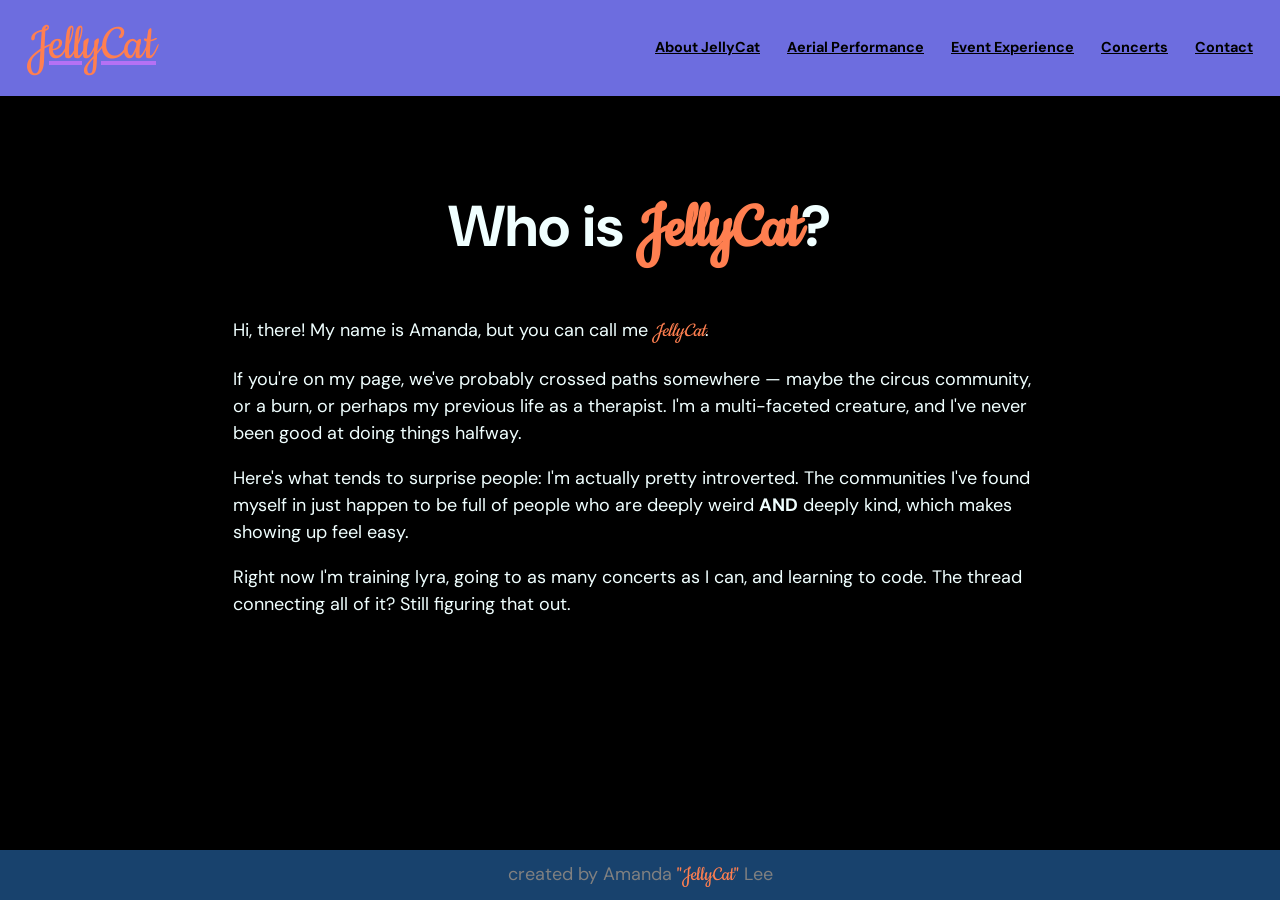
<file: index.html>
<!DOCTYPE html>
<html lang="en">
    <head>
    <meta charset="UTF-8">
    <meta name="viewport" content="width=device-width, initial-scale=1.0">
    <link rel="stylesheet" href="style.css">
    <link rel="preconnect" href="https://fonts.googleapis.com">
    <link rel="preconnect" href="https://fonts.gstatic.com" crossorigin>
    <link href="https://fonts.googleapis.com/css2?family=DM+Sans:ital,opsz,wght@0,9..40,100..1000;1,9..40,100..1000&display=swap" rel="stylesheet">
    <link rel="preconnect" href="https://fonts.googleapis.com">
    <link rel="preconnect" href="https://fonts.gstatic.com" crossorigin>
    <link href="https://fonts.googleapis.com/css2?family=Cookie&display=swap" rel="stylesheet">
    <title>About JellyCat</title>
    </head>
<body>
    <header>
        <a class="logo" href="./index.html"><span>JellyCat</span></a>
        <nav>   
            <ul>
                <a href="./index.html">About JellyCat</a>
                <a href="./aerial.html">Aerial Performance</a>
                <a href="./events.html">Event Experience</a>
                <a href="./shows.html">Concerts</a>
                <a href="./contactme.html">Contact</a>
            </ul>
        </nav>
    </header>

<main>
    <h1>Who is <span>JellyCat</span>?</h1>
    <p>Hi, there! My name is Amanda, but you can call me <span><em>JellyCat</em></span>.</p>
    <p>If you're on my page, we've probably crossed paths somewhere — maybe the circus community, or a burn, or perhaps my previous life as a therapist. I'm a multi-faceted creature, and I've never been good at doing things halfway.
    <p>Here's what tends to surprise people: I'm actually pretty introverted. The communities I've found myself in just happen to be full of people who are deeply weird <strong>AND</strong> deeply kind, which makes showing up feel easy.</p>
    <p>Right now I'm training lyra, going to as many concerts as I can, and learning to code. The thread connecting all of it? Still figuring that out.</p>
    </main>

<footer>
    <p>created by Amanda <span>"JellyCat"</span> Lee</p>
    </footer>
</body>
</html>
</file>
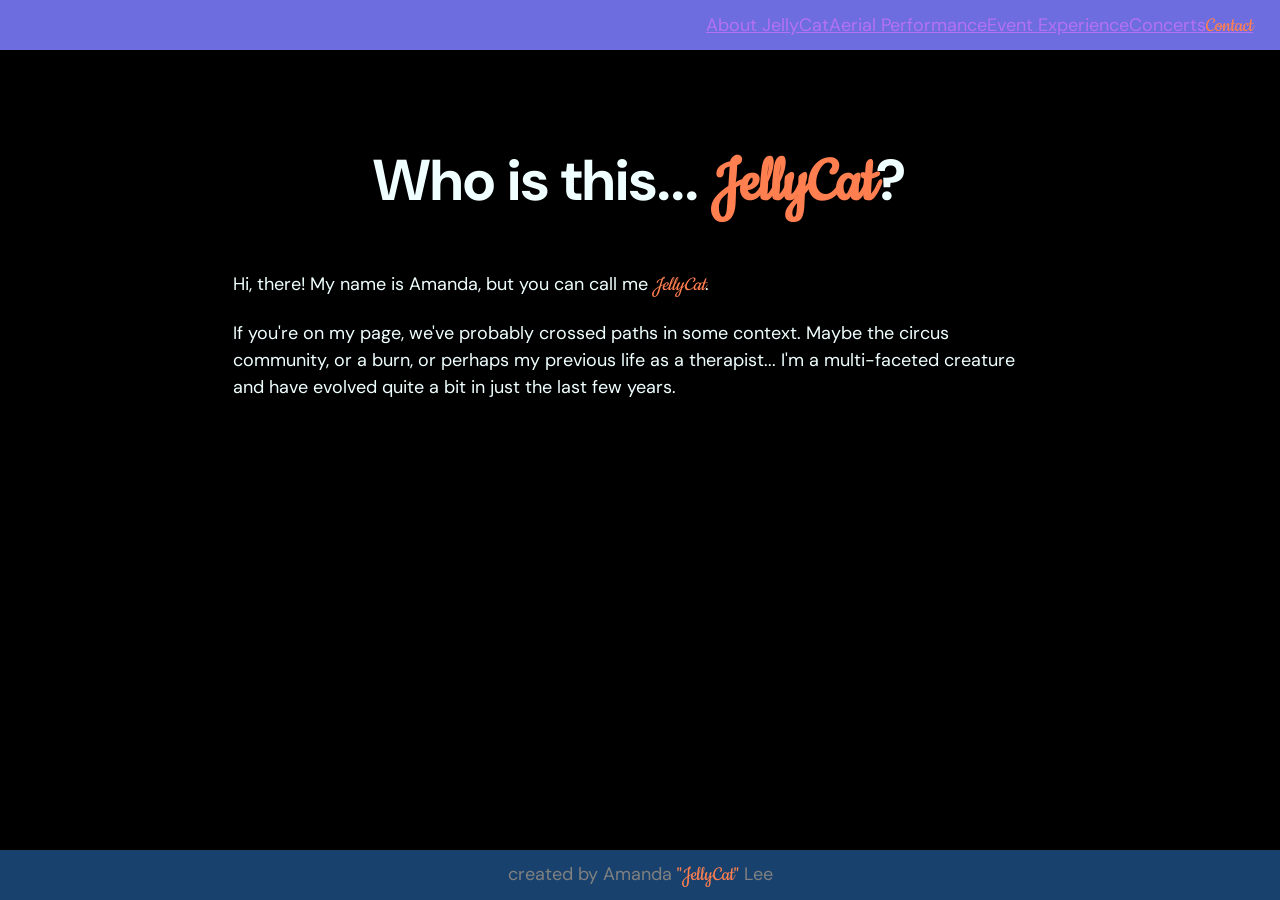
<file: aboutme.html>
<!DOCTYPE html>
<html lang="en">
    <head>
    <meta charset="UTF-8">
    <meta name="viewport" content="width=device-width, initial-scale=1.0">
    <link rel="stylesheet" href="style.css">
    <link rel="preconnect" href="https://fonts.googleapis.com">
    <link rel="preconnect" href="https://fonts.gstatic.com" crossorigin>
    <link href="https://fonts.googleapis.com/css2?family=DM+Sans:ital,opsz,wght@0,9..40,100..1000;1,9..40,100..1000&display=swap" rel="stylesheet">
    <link rel="preconnect" href="https://fonts.googleapis.com">
    <link rel="preconnect" href="https://fonts.gstatic.com" crossorigin>
    <link href="https://fonts.googleapis.com/css2?family=Cookie&display=swap" rel="stylesheet">
    <title>About JellyCat</title>
    </head>
<body>
    <header>
        <nav>   
            <a href="./aboutme.html">About JellyCat</a>
            <a href="./aerial.html">Aerial Performance</a>
            <a href="./events.html">Event Experience</a>
            <a href="./shows.html">Concerts</a>
            <a href="./contactme.html""><span>Contact</span></a>
        </nav>
    </header>

<main>
    <h1>Who is this... <span>JellyCat</span>?</h1>
    <p>Hi, there! My name is Amanda, but you can call me <span><em>JellyCat</em></span>.</p>
    <p>If you're on my page, we've probably crossed paths in some context. Maybe the circus community, or a burn, or perhaps my previous life as a therapist... I'm a multi-faceted creature and have evolved quite a bit in just the last few years.</p>
    </main>

<footer>
    <p>created by Amanda <span>"JellyCat"</span> Lee</p>
    </footer>
</body>
</html>
</file>
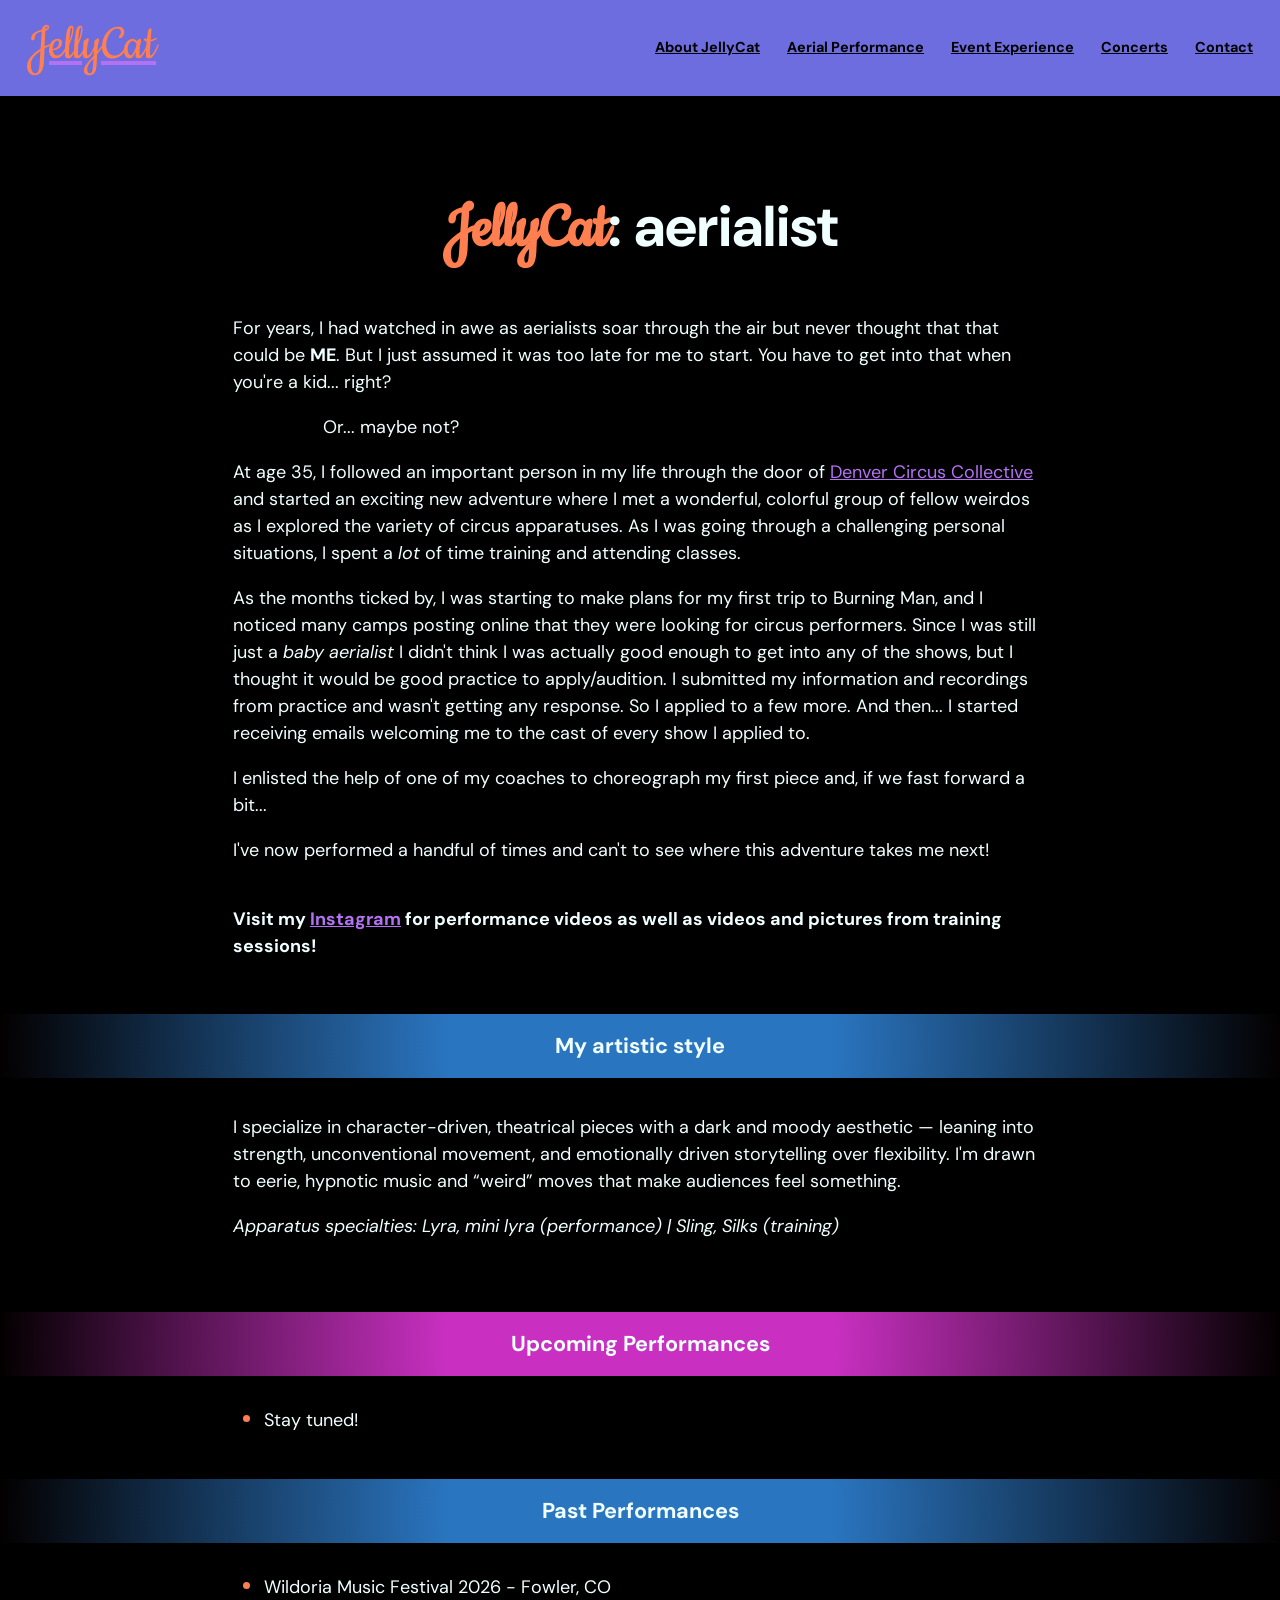
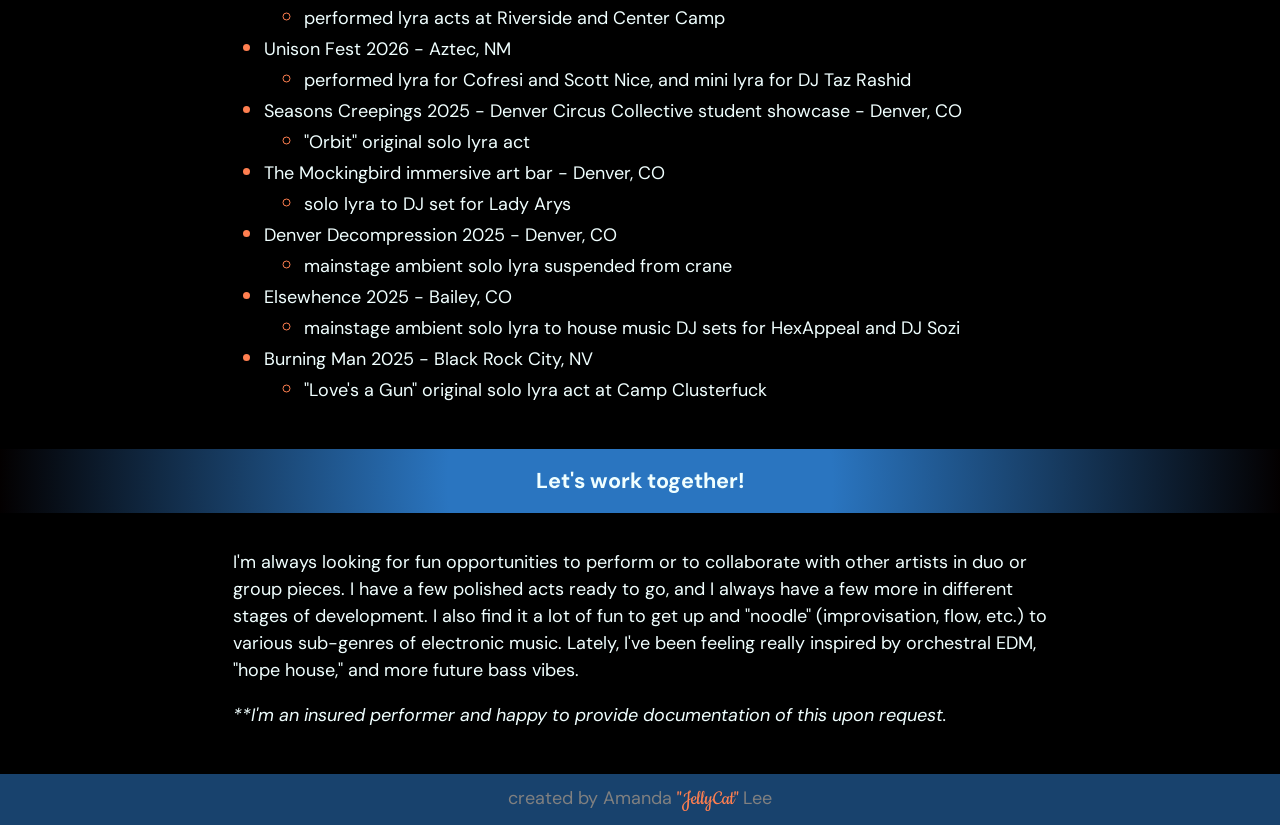
<file: aerial.html>
<!DOCTYPE html>
<html lang="en">
<head>
    <meta charset="UTF-8">
    <meta name="viewport" content="width=device-width, initial-scale=1.0">
    <link rel="stylesheet" href="style.css">
    <link rel="preconnect" href="https://fonts.googleapis.com">
    <link rel="preconnect" href="https://fonts.gstatic.com" crossorigin>
    <link href="https://fonts.googleapis.com/css2?family=DM+Sans:ital,opsz,wght@0,9..40,100..1000;1,9..40,100..1000&display=swap" rel="stylesheet">
    <link rel="preconnect" href="https://fonts.googleapis.com">
    <link rel="preconnect" href="https://fonts.gstatic.com" crossorigin>
    <link href="https://fonts.googleapis.com/css2?family=Cookie&display=swap" rel="stylesheet">
    <title>JellyCat | Aerial</title>
</head>
<body>
    <header>
        <a class="logo" href="./index.html"><span>JellyCat</span></a>
        <nav>
            <ul>
                <a href="./index.html">About JellyCat</a>
                <a href="./aerial.html">Aerial Performance</a>
                <a href="./events.html">Event Experience</a>
                <a href="./shows.html">Concerts</a>
                <a href="./contactme.html"">Contact</a>
            </ul>
        </nav>
    </header>
<main>
    <h1><span>JellyCat</span>: aerialist</h1>

    <p>For years, I had watched in awe as aerialists soar through the air but never thought that that could be <strong>ME</strong>. But I just assumed it was too late for me to start. You have to get into that when you're a kid... right?</p>
    <p style="text-indent:5rem">Or... maybe not?</p>
    <p>At age 35, I followed an important person in my life through the door of <a href="https://www.circuscollective.com/" target="_blank">Denver Circus Collective</a> and started an exciting new adventure where I met a wonderful, colorful group of fellow weirdos as I explored the variety of circus apparatuses. As I was going through a challenging personal situations, I spent a <em>lot</em> of time training and attending classes.</p>
    <p>As the months ticked by, I was starting to make plans for my first trip to Burning Man, and I noticed many camps posting online that they were looking for circus performers. Since I was still just a <em>baby aerialist</em> I didn't think I was actually good enough to get into any of the shows, but I thought it would be good practice to apply/audition. I submitted my information and recordings from practice and wasn't getting any response. So I applied to a few more. And then... I started receiving emails welcoming me to the cast of every show I applied to.</p>
    <p>I enlisted the help of one of my coaches to choreograph my first piece and, if we fast forward a bit...</p>
    <p>I've now performed a handful of times and can't to see where this adventure takes me next!</p>
    <br>
    <p><strong>Visit my <a href="https://www.instagram.com/jellycat.aerial/" target="_blank">Instagram</a> for performance videos as well as videos and pictures from training sessions!</strong></p>

    <h2>My artistic style</h2>
    <p>I specialize in character-driven, theatrical pieces with a dark and moody aesthetic — leaning into strength, unconventional movement, and emotionally driven storytelling over flexibility. I'm drawn to eerie, hypnotic music and “weird” moves that make audiences feel something.</p>
    <p><i>Apparatus specialties: Lyra, mini lyra (performance)  |  Sling, Silks (training)</i></p>
</p>
    <h2 class="upcoming">Upcoming Performances</h2>
    <ul>
        <li>Stay tuned!</li>
    </ul>

    <h2>Past Performances</h2>
    <ul>
        <li>Wildoria Music Festival 2026 - Fowler, CO</li>
            <ul><li>performed lyra acts at Riverside and Center Camp</li></ul>
        <li>Unison Fest 2026 - Aztec, NM</li>
            <ul><li>performed lyra for Cofresi and Scott Nice, and mini lyra for DJ Taz Rashid</li></ul>
        <li>Seasons Creepings 2025 - Denver Circus Collective student showcase - Denver, CO</li>
            <ul><li>"Orbit" original solo lyra act</li></ul>        
        <li>The Mockingbird immersive art bar - Denver, CO</li>
            <ul><li>solo lyra to DJ set for Lady Arys</li></ul>
        <li>Denver Decompression 2025 - Denver, CO</li>
            <ul><li>mainstage ambient solo lyra suspended from crane</li></ul>            
        <li>Elsewhence 2025 - Bailey, CO</li>
            <ul><li>mainstage ambient solo lyra to house music DJ sets for HexAppeal and DJ Sozi</li></ul>            
        <li>Burning Man 2025 - Black Rock City, NV</li>
            <ul><li>"Love's a Gun" original solo lyra act at Camp Clusterfuck</li></ul>
    </ul>

    <h2>Let's work together!</h2>
    <p>I'm always looking for fun opportunities to perform or to collaborate with other artists in duo or group pieces. I have a few polished acts ready to go, and I always have a few more in different stages of development. I also find it a lot of fun to get up and "noodle" (improvisation, flow, etc.) to various sub-genres of electronic music. Lately, I've been feeling really inspired by orchestral EDM, "hope house," and more future bass vibes.</p>
    <p><em>**I'm an insured performer and happy to provide documentation of this upon request.</em></p>
</main>

<footer>
    <p>created by Amanda <span>"JellyCat" </span>Lee</p>
</footer>
</body>
</html>
</file>
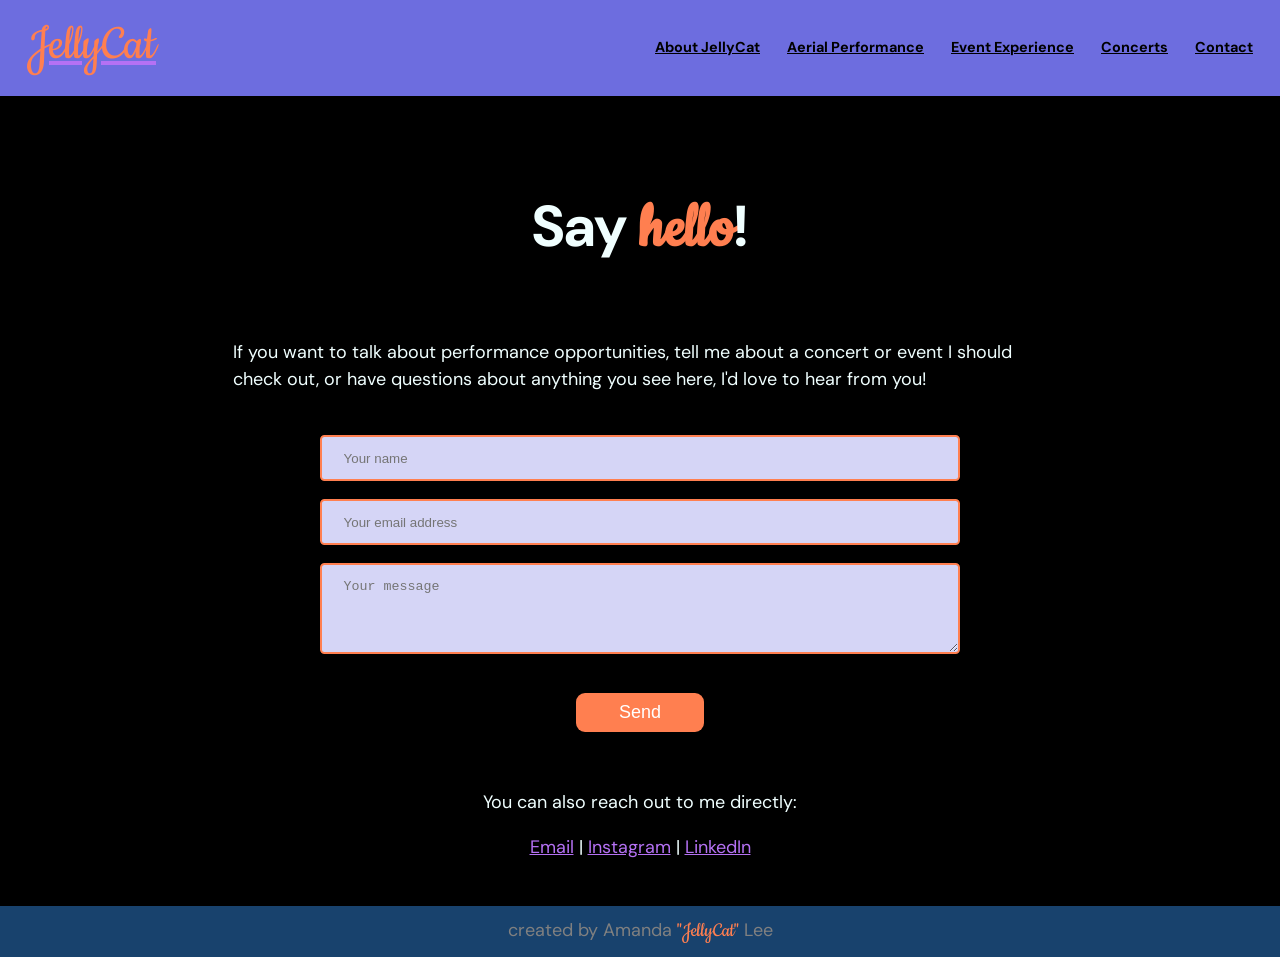
<file: contactme.html>
<!DOCTYPE html>
<html lang="en">
    <head>
    <meta charset="UTF-8">
    <meta name="viewport" content="width=device-width, initial-scale=1.0">
    <link rel="stylesheet" href="style.css">
    <link rel="preconnect" href="https://fonts.googleapis.com">
    <link rel="preconnect" href="https://fonts.gstatic.com" crossorigin>
    <link href="https://fonts.googleapis.com/css2?family=DM+Sans:ital,opsz,wght@0,9..40,100..1000;1,9..40,100..1000&display=swap" rel="stylesheet">
    <link rel="preconnect" href="https://fonts.googleapis.com">
    <link rel="preconnect" href="https://fonts.gstatic.com" crossorigin>
    <link href="https://fonts.googleapis.com/css2?family=Cookie&display=swap" rel="stylesheet">
    <title>JellyCat | Contact</title>
    </head>
<body>
    <header>
        <a class="logo" href="./index.html"><span>JellyCat</span></a>
        <nav>
            <ul>
                <a href="./index.html">About JellyCat</a>
                <a href="./aerial.html">Aerial Performance</a>
                <a href="./events.html">Event Experience</a>
                <a href="./shows.html">Concerts</a>
                <a href="./contactme.html">Contact</a>
            </ul>
        </nav>
    </header>
    <main>
        <h1>Say <span>hello</span>!</h1>
        <br>
        <div class="intro"><p>If you want to talk about performance opportunities, tell me about a concert or event I should check out, or have questions about anything you see here, I'd love to hear from you!</p></div>
        <br>
        <form action="https://formspree.io/f/xdawewvz" method="POST">
            <input type="text" name="name" placeholder="Your name">
            <input type="email" name="email" placeholder="Your email address">
            <textarea name="message" rows="4" cols="50" placeholder="Your message"></textarea>
            <br><br>
            <button type="submit">Send</button>
        </form>
        <br><br>
        <p style="text-align: center">You can also reach out to me directly:</p>
            <p style="text-align: center"><a href="mailto:jellycat.aerial@gmail.com">Email</a> |
            <a href="https://instagram.com/jellycat.aerial" target="_blank">Instagram</a> |
            <a href="https://linkedin.com/in/amandatlee" target="_blank">LinkedIn</a></p>

    </main>
<footer>
    <p>created by Amanda <span>"JellyCat"</span> Lee</p>
    <!-- <p>Contact:<a href="instagram.com/jellycat.aerial" target="_blank">JellyCat on Instagram</a></p> -->
</footer>
</body>
</html>
</file>
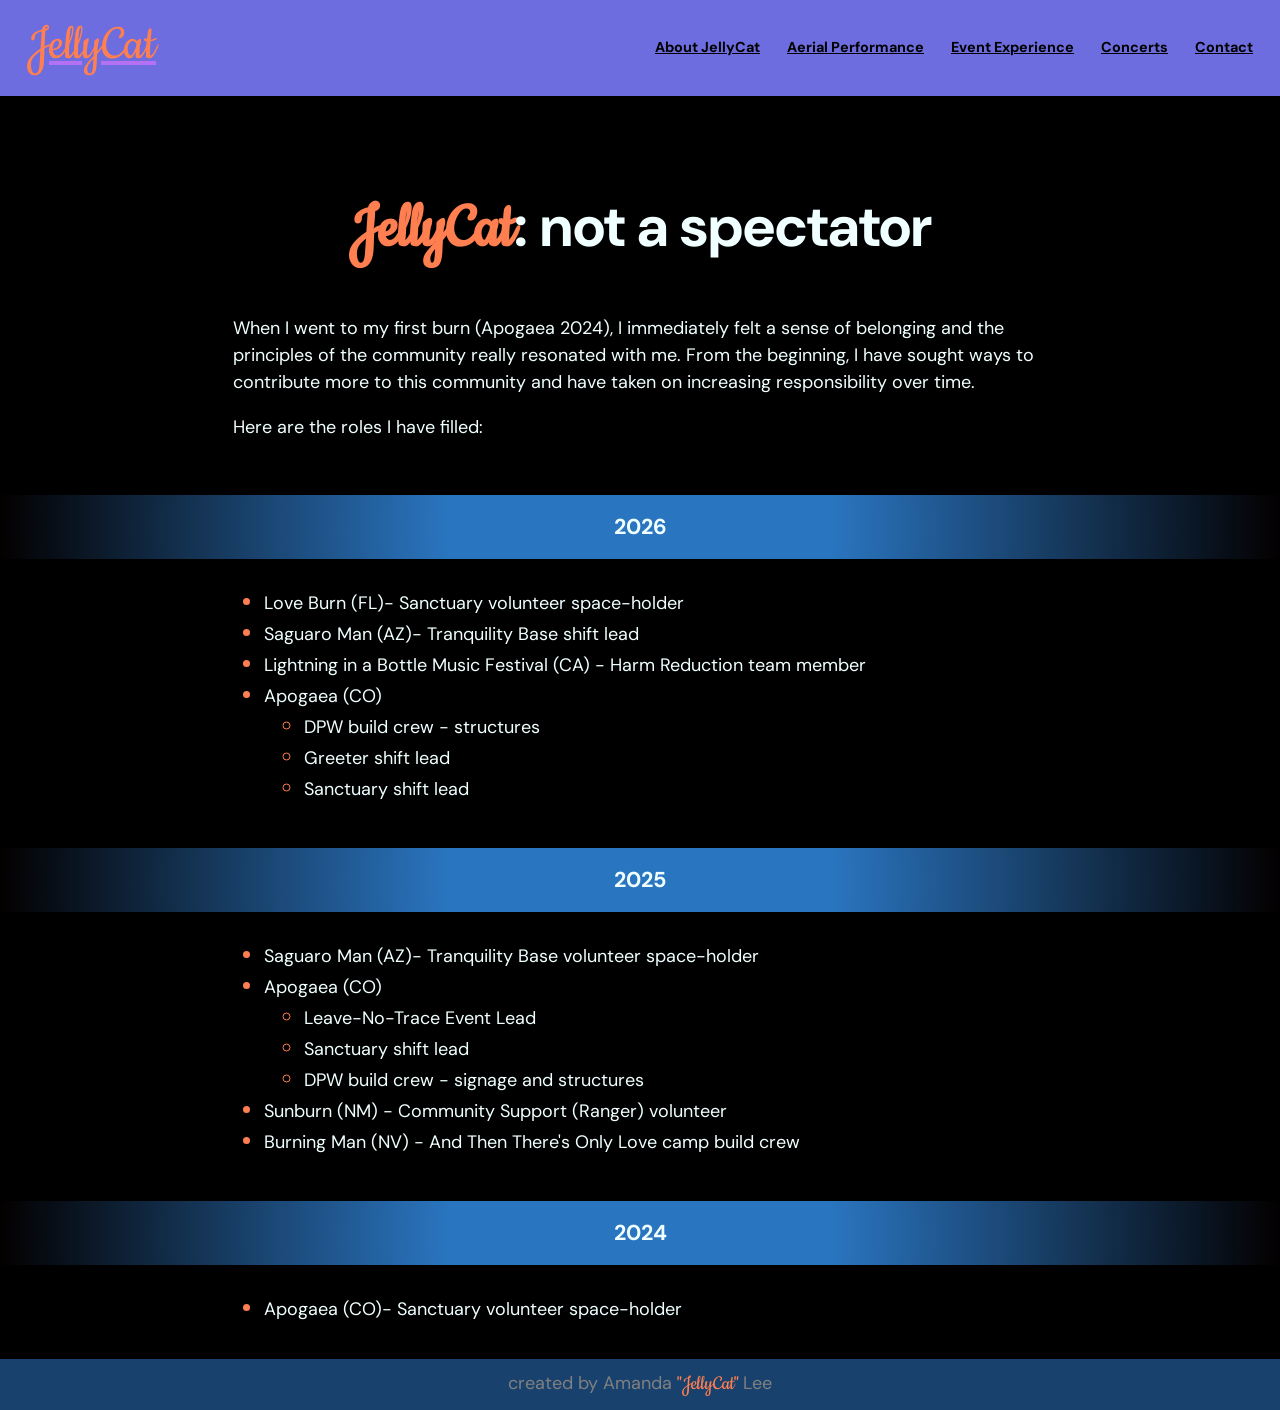
<file: events.html>
<!DOCTYPE html>
<html lang="en">
<head>
    <meta charset="UTF-8">
    <meta name="viewport" content="width=device-width, initial-scale=1.0">
    <link rel="stylesheet" href="style.css">
    <link rel="preconnect" href="https://fonts.googleapis.com">
    <link rel="preconnect" href="https://fonts.gstatic.com" crossorigin>
    <link href="https://fonts.googleapis.com/css2?family=DM+Sans:ital,opsz,wght@0,9..40,100..1000;1,9..40,100..1000&display=swap" rel="stylesheet">
    <link rel="preconnect" href="https://fonts.googleapis.com">
    <link rel="preconnect" href="https://fonts.gstatic.com" crossorigin>
    <link href="https://fonts.googleapis.com/css2?family=Cookie&display=swap" rel="stylesheet">
    <title>JellyCat | Events</title>
</head>
<body>
    <header>
        <a class="logo" href="./index.html"><span>JellyCat</span></a>
        <nav>
            <ul>
                <a href="./index.html">About JellyCat</a>
                <a href="./aerial.html">Aerial Performance</a>
                <a href="./events.html">Event Experience</a>
                <a href="./shows.html">Concerts</a>
                <a href="./contactme.html"">Contact</a>
            </ul>
        </nav>
    </header>
<main>
    <h1><span>JellyCat</span>: not a spectator</h1>
    <div class="intro">
        <p>When I went to my first burn (Apogaea 2024), I immediately felt a sense of belonging and the principles of the community really resonated with me. From the beginning, I have sought ways to contribute more to this community and have taken on increasing responsibility over time.</p><p> Here are the roles I have filled:</p>
    </div>
    <!-- List of burns/events and roles -->
    
        <h2>2026</h2>
            <ul>
                <li>Love Burn (FL)- Sanctuary volunteer space-holder</li>
                <li>Saguaro Man (AZ)- Tranquility Base shift lead</li>
                <li>Lightning in a Bottle Music Festival (CA) - Harm Reduction team member</li>               
                <li>Apogaea (CO)</li>
                    <ul>
                        <li>DPW build crew - structures</li>
                        <li>Greeter shift lead</li>
                        <li>Sanctuary shift lead</li>
                    </ul>
                </ul>
            </ul>
        <h2>2025</h2>
            <ul>
                <li>Saguaro Man (AZ)- Tranquility Base volunteer space-holder</li>
                <li>Apogaea (CO)</li>
                    <ul>
                        <li>Leave-No-Trace Event Lead</li>
                        <li>Sanctuary shift lead</li>
                        <li>DPW build crew - signage and structures</li>
                    </ul>
                <li>Sunburn (NM) - Community Support (Ranger) volunteer</li>
                <li>Burning Man (NV) - And Then There's Only Love camp build crew</li>
            </ul>
        <h2>2024</h2>
            <ul>
                <li>Apogaea (CO)- Sanctuary volunteer space-holder</li>
            </ul>
    </ul>

</main>
<footer>
    <p>created by Amanda <span>"JellyCat" </span>Lee</p>
    <!-- <p>Contact:<a href="instagram.com/jellycat.aerial" target="_blank">JellyCat on Instagram</a></p> -->
</footer>
</body>
</html>
</file>
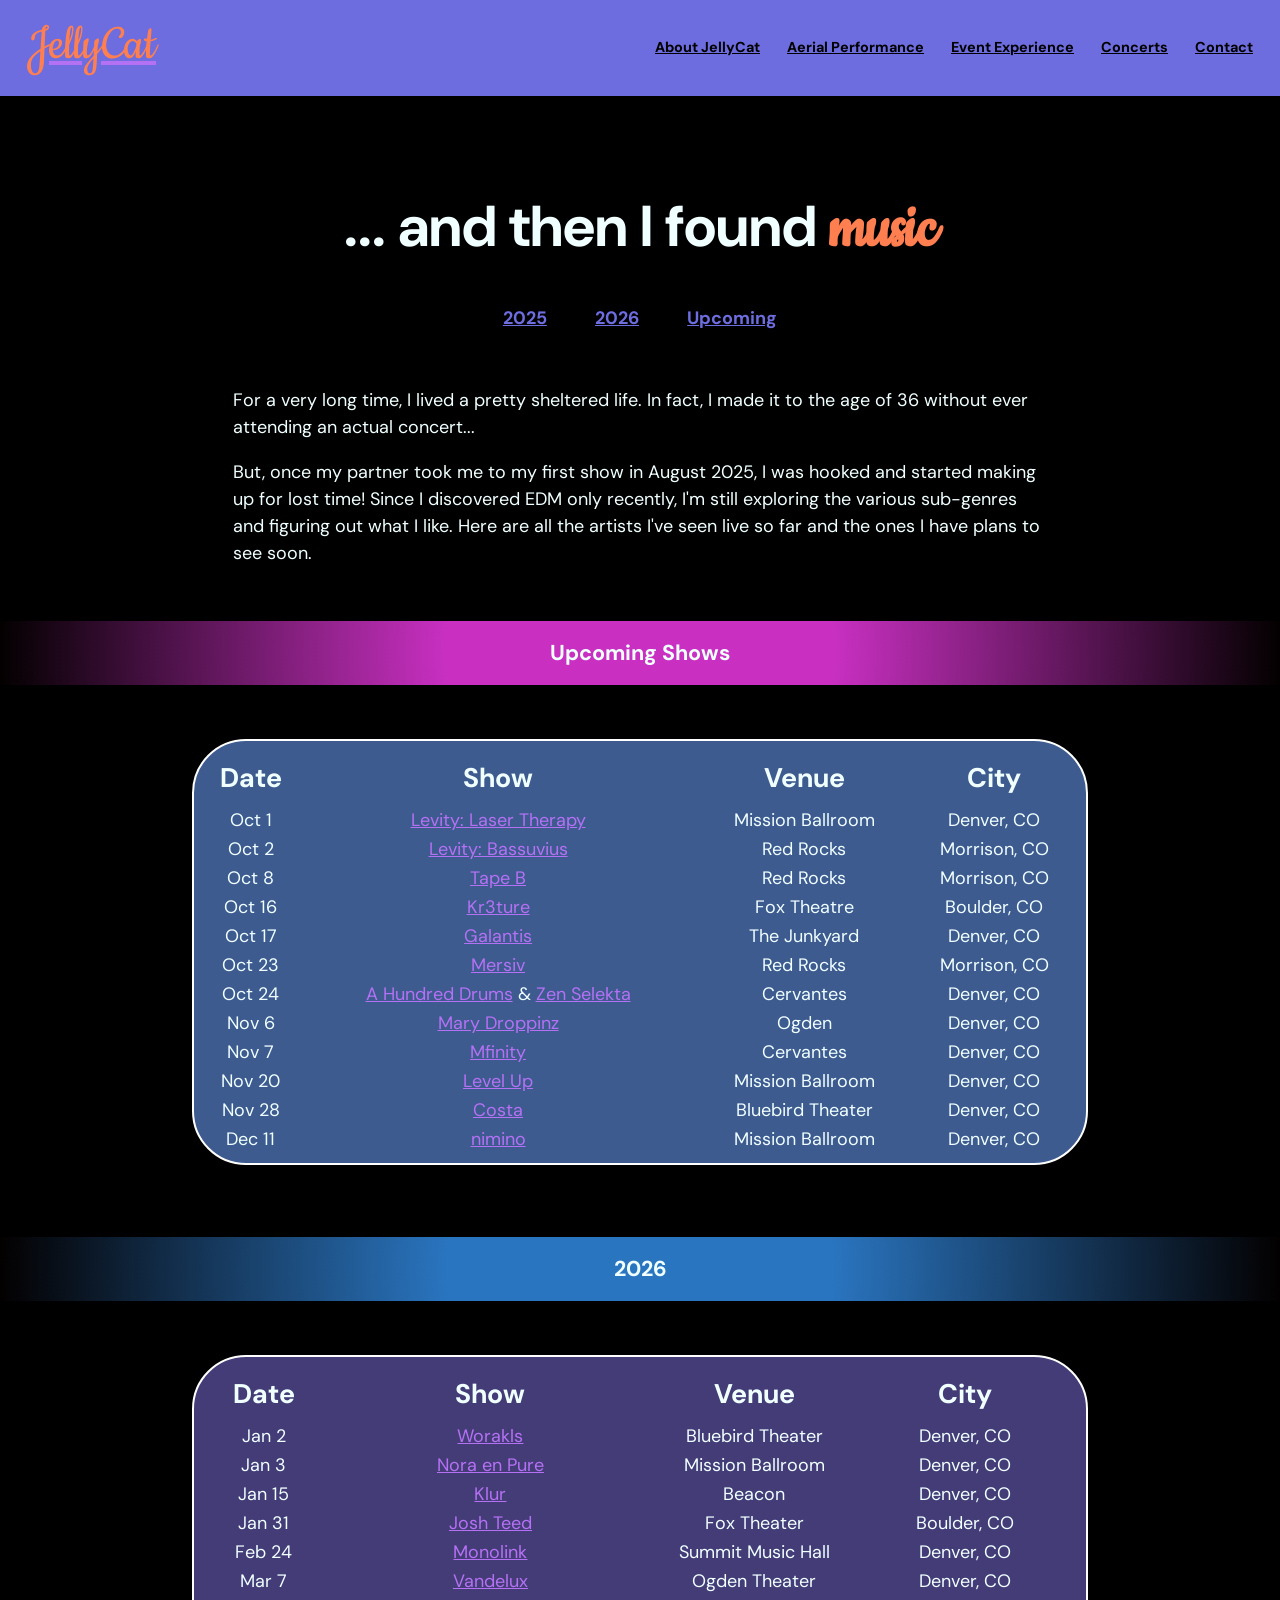
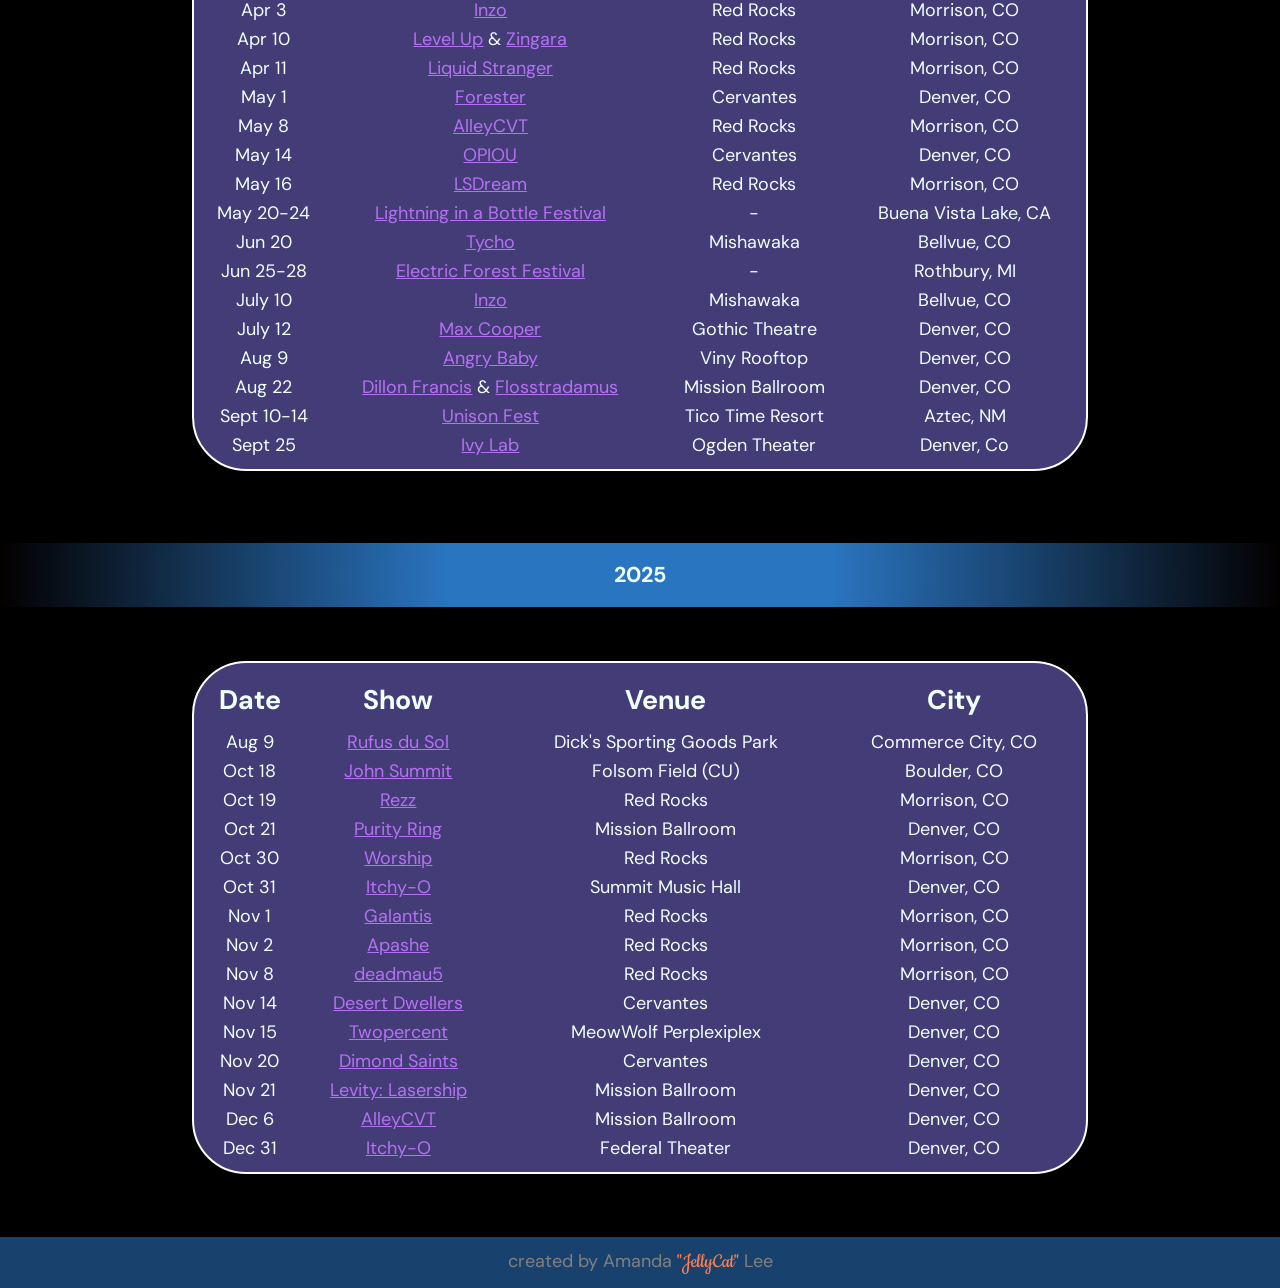
<file: shows.html>
<!DOCTYPE html>
<html lang="en">
<head>
    <meta charset="UTF-8">
    <meta name="viewport" content="width=device-width, initial-scale=1.0">
    <link rel="stylesheet" href="style.css">
    <link rel="preconnect" href="https://fonts.googleapis.com">
    <link rel="preconnect" href="https://fonts.gstatic.com" crossorigin>
    <link href="https://fonts.googleapis.com/css2?family=DM+Sans:ital,opsz,wght@0,9..40,100..1000;1,9..40,100..1000&display=swap" rel="stylesheet">
    <link rel="preconnect" href="https://fonts.googleapis.com">
    <link rel="preconnect" href="https://fonts.gstatic.com" crossorigin>
    <link href="https://fonts.googleapis.com/css2?family=Cookie&display=swap" rel="stylesheet">
    <title>JellyCat | Shows</title>
</head>

<body>
    <header>
        <a class="logo" href="./index.html"><span>JellyCat</span></a>
        <nav>    
            <ul>
                <a href="./index.html">About JellyCat</a>
                <a href="./aerial.html">Aerial Performance</a>
                <a href="./events.html">Event Experience</a>
                <a href="./shows.html">Concerts</a>
                <a href="./contactme.html"">Contact</a>
            </ul>
        </nav>
    </header>
<main>
<h1>... and then I found <span>music</span></h1>

    <div class="secondarynav">
        <a href="#2025table">2025</a>
        <a href="#2026table">2026</a>
        <a href="#upcomingTable">Upcoming</a>
    </div>
<br><br>

<div class="intro">
    <p> For a very long time, I lived a pretty sheltered life. In fact, I made it to the age of 36 without ever attending an actual concert...</p>
    <p>But, once my partner took me to my first show in August 2025, I was hooked and started making up for lost time! Since I discovered EDM only recently, I'm still exploring the various sub-genres and figuring out what I like. Here are all the artists I've seen live so far and the ones I have plans to see soon.</p></div>



<!--Table displaying upcoming shows I have tickets for-->
    <div class="table-wrapper">
    <table id="upcoming">
        <h2 class="upcoming" id="upcomingTable">Upcoming Shows</h2>
        <tr class="tableheading">
            <td>Date</td>
            <td>Show</td>
            <td>Venue</td>
            <td>City</td>
        </tr>
        <tr>
            <td>Oct 1</td>
            <td><a href="https://linktr.ee/Levitymusic?utm_source=ig&utm_medium=social&utm_content=link_in_bio&fbclid=PAZXh0bgNhZW0CMTEAc3J0YwZhcHBfaWQMMjU2MjgxMDQwNTU4AAGnDp6kAqD4hRs_Lb5kw2yl0lvgE6Hvv6DxZmC2qvYTVtiKM8oMsDXt32sgA-0_aem_ZuqaxMfxmCVfx__8IXWKCA" target="_blank">Levity: Laser Therapy</a></td>
            <td>Mission Ballroom</td>
            <td>Denver, CO</td>
        </tr>
        <tr>
            <td>Oct 2</td>
            <td><a href="https://linktr.ee/Levitymusic?utm_source=ig&utm_medium=social&utm_content=link_in_bio&fbclid=PAZXh0bgNhZW0CMTEAc3J0YwZhcHBfaWQMMjU2MjgxMDQwNTU4AAGnDp6kAqD4hRs_Lb5kw2yl0lvgE6Hvv6DxZmC2qvYTVtiKM8oMsDXt32sgA-0_aem_ZuqaxMfxmCVfx__8IXWKCA" target="_blank">Levity: Bassuvius</a></td>
            <td>Red Rocks</td>
            <td>Morrison, CO</td>
        </tr>
        <tr>
            <td>Oct 8</td>
            <td><a href="https://linktr.ee/tapebbeats?utm_source=ig&utm_medium=social&utm_content=link_in_bio" target="_blank">Tape B</a>
            <td>Red Rocks</td>
            <td>Morrison, CO</td>
        </tr>
        <tr>
            <td>Oct 16</td>
            <td><a href="https://www.kr3ture.com/" target="_blank">Kr3ture</a></td>
            <td>Fox Theatre</td>
            <td>Boulder, CO</td>
        </tr>
        <tr>
            <td>Oct 17</td>
            <td><a href="https://wearegalantis.com/" target="_blank">Galantis</a></td>
            <td>The Junkyard</td>
            <td>Denver, CO</td>
        </tr>
        <tr>
            <td>Oct 23</td>
            <td><a href="https://www.mersiv.net/" target="_blank">Mersiv</a></td>
            <td>Red Rocks</td>
            <td>Morrison, CO</td>
        </tr>
        <tr>
            <td>Oct 24</td>
            <td><a href="https://linktr.ee/ahundreddrums?utm_source=ig&utm_medium=social&utm_content=link_in_bio" target="_blank">A Hundred Drums</a> & <a href="https://www.zenselekta.com/" target="_blank">Zen Selekta</a></td>
            <td>Cervantes</td>
            <td>Denver, CO</td>
        </tr>
        <tr>
            <td>Nov 6</td>
            <td><a href="https://www.marydroppinz.com/" target="_blank">Mary Droppinz</a></td>
            <td>Ogden</td>
            <td>Denver, CO</td>
        </tr>
        <tr>
            <td>Nov 7</td>
            <td><a href="https://mfinity.komi.io/?utm_source=ig&utm_medium=social&utm_content=link_in_bio" target="_blank">Mfinity</a></td>
            <td>Cervantes</td>
            <td>Denver, CO</td>
        </tr>
        <tr>
            <td>Nov 20</td>
            <td><a href="https://paa.ge/levelupdub/en?utm_source=ig&utm_medium=social&utm_content=link_in_bio" target="_blank">Level Up</a></td>
            <td>Mission Ballroom</td>
            <td>Denver, CO</td>
        </tr>
        <tr>
            <td>Nov 28</td>
            <td><a href="https://soundcloud.com/user-63968721" target="_blank">Costa</a></td>
            <td>Bluebird Theater</td>
            <td>Denver, CO</td>
        </tr>
        <td>Dec 11</td>
        <td><a href="https://beacons.ai/niminomusic?utm_source=ig&utm_medium=social&utm_content=link_in_bio" target="_blank">nimino</a></td>
        <td>Mission Ballroom</td>
        <td>Denver, CO</td>
    </table></div>

<!--Table displaying shows already attended in 2026-->
    <div class="table-wrapper">
    <table>
        <h2 id="2026table">2026</h2>
        <tr class="tableheading">
            <td>Date</td>
            <td>Show</td>
            <td>Venue</td>
            <td>City</td>
        </tr>
        <tr>
            <td>Jan 2</td>
            <td><a href="https://worakls.fr/" target="_blank">Worakls</a></td>
            <td>Bluebird Theater</td>
            <td>Denver, CO</td>
        </tr>
        <tr>
            <td>Jan 3</td>
            <td><a href="https://www.noraenpure.com/tour/" target="_blank">Nora en Pure</a></td>
            <td>Mission Ballroom</td>
            <td>Denver, CO</td>
        </tr>
        <tr>
            <td>Jan 15</td>
            <td><a href="https://klur.ffm.to/aftertheraintour" target="_blank">Klur</a></td>
            <td>Beacon</td>
            <td>Denver, CO</td>
        </tr>
        <tr>
            <td>Jan 31</td>
            <td><a href="https://joshteed.komi.io/?utm_source=ig&utm_medium=social&utm_content=link_in_bio&fbclid=PAZXh0bgNhZW0CMTEAc3J0YwZhcHBfaWQMMjU2MjgxMDQwNTU4AAGn0TFIKfgKlU8X06TlMtQlJPMQqeQhLWSKfz_2esTBHvWEslvCfcD0tFUTgUQ_aem_UwblOcJOW6DI0f08ry4AHA" target="_blank">Josh Teed</a></td>
            <td>Fox Theater</td>
            <td>Boulder, CO</td>
        </tr>
        <tr>
            <td>Feb 24</td>
            <td><a href="https://lnk.to/TheBeautyOfItAll" target="_blank">Monolink</a></td>
            <td>Summit Music Hall</td>
            <td>Denver, CO</td>
        </tr>
        <tr>
            <td>Mar 7</td>
            <td><a href="https://www.vandeluxmusic.com/" target="_blank">Vandelux</a></td>
            <td>Ogden Theater</td>
            <td>Denver, CO</td>
        </tr>
        <tr>
            <td>Apr 3</td>
            <td><a href="https://www.inzomusic.com/" target="_blank">Inzo</a></td>
            <td>Red Rocks</td>
            <td>Morrison, CO</td>
        </tr>
        <tr>
            <td>Apr 10</td>
            <td><a href="https://www.levelupdub.net/" target="_blank">Level Up</a> & <a href="https://www.zingaramusic.com/" target="_blank">Zingara</a></td>
            <td>Red Rocks</td>
            <td>Morrison, CO</td>
        </tr>
        <tr>
            <td>Apr 11</td>
            <td><a href="https://www.liquidstranger.com/" target="_blank">Liquid Stranger</a></td>
            <td>Red Rocks</td>
            <td>Morrison, CO</td>
        </tr>
        <tr>
            <td>May 1</td>
            <td><a href="https://https://somewhereinbetweentour.com/" target="blank">Forester</a></td>
            <td>Cervantes</td>
            <td>Denver, CO</td>    
        </tr>
        <tr>
            <td>May 8</td>
            <td><a href="https://alleycvt.com/" target="_blank">AlleyCVT</a></td>
            <td>Red Rocks</td>
            <td>Morrison, CO</td>
        </tr>
        <tr>
            <td>May 14</td>
            <td><a href="https://opiuo.com/" target="_blank">OPIOU</a></td>
            <td>Cervantes</td>
            <td>Denver, CO</td>
        </tr>  
        <tr>
            <td>May 16</td>
            <td><a href="https://www.lsdreammusic.com/" target="_blank">LSDream</a></td>
            <td>Red Rocks</td>
            <td>Morrison, CO</td>
        </tr>
        <tr>
            <td>May 20-24</td>
            <td><a href="https://www.libfestival.org/" target="_blank">Lightning in a Bottle Festival</a></td>
            <td>-</td>
            <td>Buena Vista Lake, CA</td>
        </tr>
                <tr>
            <td>Jun 20</td>
            <td><a href="https://tychomusic.com/" target="_blank">Tycho</a></td>
            <td>Mishawaka</td>
            <td>Bellvue, CO</td>
        </tr>
        <tr>
            <td>Jun 25-28</td>
            <td><a href="https://www.electricforest.com/" target="_blank">Electric Forest Festival</a></td>
            <td>-</td>
            <td>Rothbury, MI</td>
        </tr>
        <tr>
            <td>July 10</td>
            <td><a href="https://www.inzomusic.com/" target="_blank">Inzo</a></td>
            <td>Mishawaka</td>
            <td>Bellvue, CO</td>
        </tr>
        <tr>
            <td>July 12</td>
            <td><a href="https://maxcooper.net/" target="_blank">Max Cooper</a></td>
            <td>Gothic Theatre</td>
            <td>Denver, CO</td>
        </tr>
                <tr>
            <td>Aug 9</td>
            <td><a href="https://www.angrybabymusic.com/" target="_blank">Angry Baby</a></td>
            <td>Viny Rooftop</td>
            <td>Denver, CO</td>
        </tr>
        <tr>
            <td>Aug 22</td>
            <td><a href="https://dillonfrancis.com/" target="_blank">Dillon Francis</a> & <a href="https://flosstradamus.ai/" target="_blank">Flosstradamus</a></td>
            <td>Mission Ballroom</td>
            <td>Denver, CO</td>
        </tr>
        <tr>
           <td>Sept 10-14</td> 
           <td><a href="https://unisonfest.com/" target="_blank">Unison Fest</a></td>
           <td>Tico Time Resort</td>
           <td>Aztec, NM</td>
        </tr>
        <tr>
            <td>Sept 25</td>
            <td><a href="https://www.instagram.com/ivylab/?hl=en" target="_blank">Ivy Lab</a></td>
            <td>Ogden Theater</td>
            <td>Denver, Co</td>
        </tr>
    </table></div>

<!--Table displaying shows attended in 2025-->
    <div class="table-wrapper">
        <table>
        <h2 id="2025table">2025</h2>
        <tr class="tableheading">
            <td>Date</td>
            <td>Show</td>
            <td>Venue</td>
            <td>City</td>
        </tr>
        <tr>
            <td>Aug 9</td>
            <td><a href="https://rufusdusol.com/home" target="_blank">Rufus du Sol</a></td>
            <td>Dick's Sporting Goods Park</td>
            <td>Commerce City, CO</td>
        </tr>
        <tr>
            <td>Oct 18</td>
            <td><a href="https://www.johnsummitmusic.com/" target="_blank">John Summit</a></td>
            <td>Folsom Field (CU)</td>
            <td> Boulder, CO</td>
        </tr>
        <tr>
            <td> Oct 19</td>
            <td><a href="https://www.officialrezz.com/" target="_blank">Rezz</a></td>
            <td>Red Rocks</td>
            <td>Morrison, CO</td>
        </tr>
        <tr>
            <td>Oct 21</td>
            <td><a href="https://purityringthing.com/tourdates/" target="_blank">Purity Ring</a></td>
            <td>Mission Ballroom</td>
            <td>Denver, CO</td>
        </tr>
        <tr>
            <td>Oct 30</td>
            <td><a href="https://www.worshipartists.uk/" target="_blank">Worship</a></td>
            <td>Red Rocks</td>
            <td>Morrison, CO</td>
        </tr>
        <tr>
            <td>Oct 31</td>
            <td><a href="https://itchyo.com/" target="_blank">Itchy-O</a></td>
            <td>Summit Music Hall</td>
            <td>Denver, CO</td>
        </tr>
        <tr>
            <td>Nov 1</td>
            <td><a href="https://wearegalantis.com/" target="_blank">Galantis</a></td>
            <td>Red Rocks</td>
            <td>Morrison, CO</td>
        </tr>
        <tr>
            <td>Nov 2</td>
            <td><a href="https://www.apashemusic.com/tour" target="_blank">Apashe</a></td>
            <td>Red Rocks</td>
            <td>Morrison, CO</td>
        </tr>
        <tr>
            <td>Nov 8</td>
            <td><a href="https://deadmau5.com/" target="_blank">deadmau5</a></td>
            <td>Red Rocks</td>
            <td>Morrison, CO</td>
        </tr>
        <tr>
            <td>Nov 14</td>
            <td><a href="https://desertdwellers.org/" target="_blank">Desert Dwellers</a></td>
            <td>Cervantes</td>
            <td>Denver, CO</td>
        </tr>
        <tr>
            <td>Nov 15</td>
            <td><a href="https://linktr.ee/twopercent_wubz?utm_source=ig&utm_medium=social&utm_content=link_in_bio&fbclid=PAZXh0bgNhZW0CMTEAc3J0YwZhcHBfaWQMMjU2MjgxMDQwNTU4AAGnQrr9v0xdN8Dq3JKlH-6sv4geJKUtchT-5DcNYn6YCFMvvum6fLjuk3qsuY8_aem_ep5ZhnxAifLTpblPKHfEAw" target="_blank">Twopercent</a></td>
            <td>MeowWolf Perplexiplex</td>
            <td>Denver, CO</td>
        </tr>
        <tr>
            <td>Nov 20</td>
            <td><a href="https://linktr.ee/Dimondsaints?utm_source=ig&utm_medium=social&utm_content=link_in_bio&fbclid=PAZXh0bgNhZW0CMTEAc3J0YwZhcHBfaWQMMjU2MjgxMDQwNTU4AAGnu1AR2YV7OHhr_nz-r3dnj7cLr1pRsNIvvEs9xd-ZmuHwIXHQaGkgQ0ON4dk_aem_bEDRuCvhv7qp2hQP5-9Cqw" target="_blank">Dimond Saints</a></td>
            <td>Cervantes</td>
            <td>Denver, CO</td>
        </tr>
        <tr>
            <td>Nov 21</td>
            <td><a href="https://linktr.ee/Levitymusic?utm_source=ig&utm_medium=social&utm_content=link_in_bio&fbclid=PAZXh0bgNhZW0CMTEAc3J0YwZhcHBfaWQMMjU2MjgxMDQwNTU4AAGnDp6kAqD4hRs_Lb5kw2yl0lvgE6Hvv6DxZmC2qvYTVtiKM8oMsDXt32sgA-0_aem_ZuqaxMfxmCVfx__8IXWKCA" target="_blank">Levity: Lasership</a></td>
            <td>Mission Ballroom</td>
            <td>Denver, CO</td>
        </tr>
        <tr>
            <td>Dec 6</td>
            <td><a href="https://alleycvt.com/" target="_blank">AlleyCVT</a></td>
            <td>Mission Ballroom</td>
            <td>Denver, CO</td>
        </tr>
        <tr>
            <td>Dec 31</td>
            <td><a href="https://itchyo.com/" target="_blank">Itchy-O</a></td>
            <td>Federal Theater</td>
            <td>Denver, CO</td>
        </tr>
    </table></div>

</main>
<footer>
    <p>created by Amanda <span>"JellyCat"</span> Lee</p>
    <!-- <p>Contact:<a href="instagram.com/jellycat.aerial" target="_blank">JellyCat on Instagram</a></p> -->
</footer>
</body>
</html>
</file>
<file: style.css>
/* Prevent overflow everywhere */
*, *::before, *::after {
    box-sizing: border-box;
}

:root {
    --color-bg: black;
    --color-text: azure;
    --color-accent: coral;
    --color-header: hsl(240, 64%, 65%);
    --color-footer: hsl(210, 64%, 26%);
    --color-mainTableBG: hsl(248, 33%, 35%);
    --color-featureTableBG: hsl(218, 40%,40%);
    --font-body: "DM Sans", Geneva, Verdana, sans-serif;
    --font-display: "Cookie";
}

html{
    background-color: var(--color-bg);
    color: var(--color-text);
    text-align: center;
    font-family: var(--font-body);
    font-size: 18px;
    overflow-x: hidden;
}

body{
    width: 100%;
    margin: 0;
    min-height: 100vh;
    display: flex;
    flex-direction: column;
    overflow-x: hidden;
}

main{
    flex: 1;
}

header{
    background-color:var(--color-header);
    color: var(--color-text);
    display: flex;
    flex-flow: row nowrap;
    padding: 0.7rem 1.5rem;
    font-family: var(--font-body);
    font-size: 1rem;
    width: 100%;
}

nav {
    display: flex;
    flex-flow: row nowrap;
    align-items: center;
    justify-content: flex-end;
    width: 100%;
}

nav ul {
    list-style: none;
    display: flex;
    gap: 1.5rem;
    padding: 0;
    margin: 0;
    width: auto;
}

.logo {
    margin: 0;
    font-size: 2.5rem;
    padding-bottom: 0.5rem;
}

h1{
    text-align: center;
    font-size: 3.2rem;
    padding-top: 3rem;
}

h2 {
    text-align: center;
    background: #2A75C0;
    background: radial-gradient(circle, rgba(42, 117, 192, 1) 30%, rgba(3, 0, 0, 1) 100%);
    width: 100%;
    padding: 1rem 0;
    display: inline-block;
    font-weight: bold;
    font-size:larger;
    margin-top: 2.5rem;
    margin-bottom: 1.5rem;
}

h4{
    text-align: center;
    font-size: 1.2rem;
}

p{
    padding: 0.5rem;
    width: 65%;
    text-align: left;
    margin: 0 auto;
    line-height: 1.5;
}

.table-wrapper {
    width: 100%;
    overflow-x: auto;
}

table{
    border: 2px solid white;
    background-color: var(--color-mainTableBG);
    width: 70%;
    padding: 0.5rem;
    margin: 1.5rem auto;
    line-height:1.5;
    border-radius: 3em;
    border-spacing: 0;
    vertical-align: middle;
    text-align: center;
}

span{
    color: var(--color-accent);
    font-family: var(--font-display);
    font-size: larger;
}

ul{
    text-align: left;
    line-height: 1.5;
    width: 65%;
    margin: 0 auto;
}

ul ul {
    width: 100%;
    margin: 0;
}

li::marker{
    color:var(--color-accent);
    font-size: 1.2rem;
}

.upcoming{
    background: #c930c2;
    background: radial-gradient(circle, rgba(201, 48, 194, 1) 30%, rgba(3, 0, 0, 1) 100%);
}

#upcoming{
    background-color: var(--color-featureTableBG);
}

.tableheading{
    font-weight: bold;
    font-size: 1.5rem;
    line-height: 2;
}

/* Link Styling */
nav ul a{
    margin: 0;
    font-size: 0.8rem;
    color:black;
    font-weight: bold;
}

nav ul a:hover{
    color:white;
}

.secondarynav a{
    color:var(--color-header);
    font-weight:bold;
    font-size: 1rem;
    text-align: center;
    margin: 0 1.2rem;
}

a {
    color:hsl(271, 86%, 70%);
    text-decoration: underline;
}
a:hover{
    color: var(--color-accent);
    text-decoration: none;
}

/* Form Styling */
input{
    width: 50%;
    padding: 0.75rem 1.2rem;
    margin: 0.5rem 0;
    box-sizing: border-box;
    border: 2px solid var(--color-accent);
    border-radius: 0.25rem;
    background-color: #d5d5f6;
}

textarea{
    width: 50%;
    padding: 0.75rem 1.2rem;
    margin: 0.5rem 0;
    box-sizing: border-box;
    border: 2px solid var(--color-accent);
    border-radius: 0.25rem;
    background-color: hsl(240, 64%, 90%);
}

button{
    background-color: var(--color-accent);
    color: white;
    font-size: large;
    border-radius: 0.5rem;
    padding: 0.5rem 1rem 0.5rem 1rem;
    border: none;
    cursor: pointer;
    width: 10%;
}

/* Footer Styling */
footer{
    display: flex;
    justify-content: center;
    text-align: center;
    color: gray;
    margin: 2rem 0 0 0;
    padding: 0;
    background-color: var(--color-footer);
    width: 100%;
}

footer p{
    text-align: center;
}

/* =========================
   MOBILE STYLES
   ========================= */

@media screen and (max-width: 768px){
    
    /* Prevent giant headings */
    h1{
        font-size: 2.5rem;
        padding: 0 10px;
        margin: 2rem auto 1rem auto;
    }

    h4{
        font-size: 0.75rem;
        padding: 0 12px;
    }

    /* Full width readable text */
    p{
        width: 100%;
        max-width: 100%;
        padding: 0.75rem 14px;
        margin: 0 auto;
    }

    /* Header stacks nicely */
    header{
        flex-direction: column;
        padding: 0.6rem 0.9rem;
    }

    nav {
        flex-direction: column;
        gap: 0.5rem;
    }

    nav ul {
        flex-direction: column;
        gap: 0.5rem;
        align-items:center;
    }

    /* Secondary nav links wrap */
    .secondarynav a{
        display: block;
        margin: 8px 0;
    }

    /* Fix table overflow */
    table{
        position: static;
        width: 100%;
        left: 0;
        border-radius: 1rem;
        font-size: 0.9rem;
    }

    /* Forms usable on phones */
    input,
    textarea{
        width: 80%;
    }

    button{
        width: 50%;
        padding: 0.3rem 0.2rem;
        font-size: 0.9rem;
    }

    /* Lists */
    ul {
        padding: 0 18px;
        margin-left: 0.5rem;
        max-width: 100%;
        width: 100%;
    }

    footer{
        padding: 1rem;
    }
}
</file>
